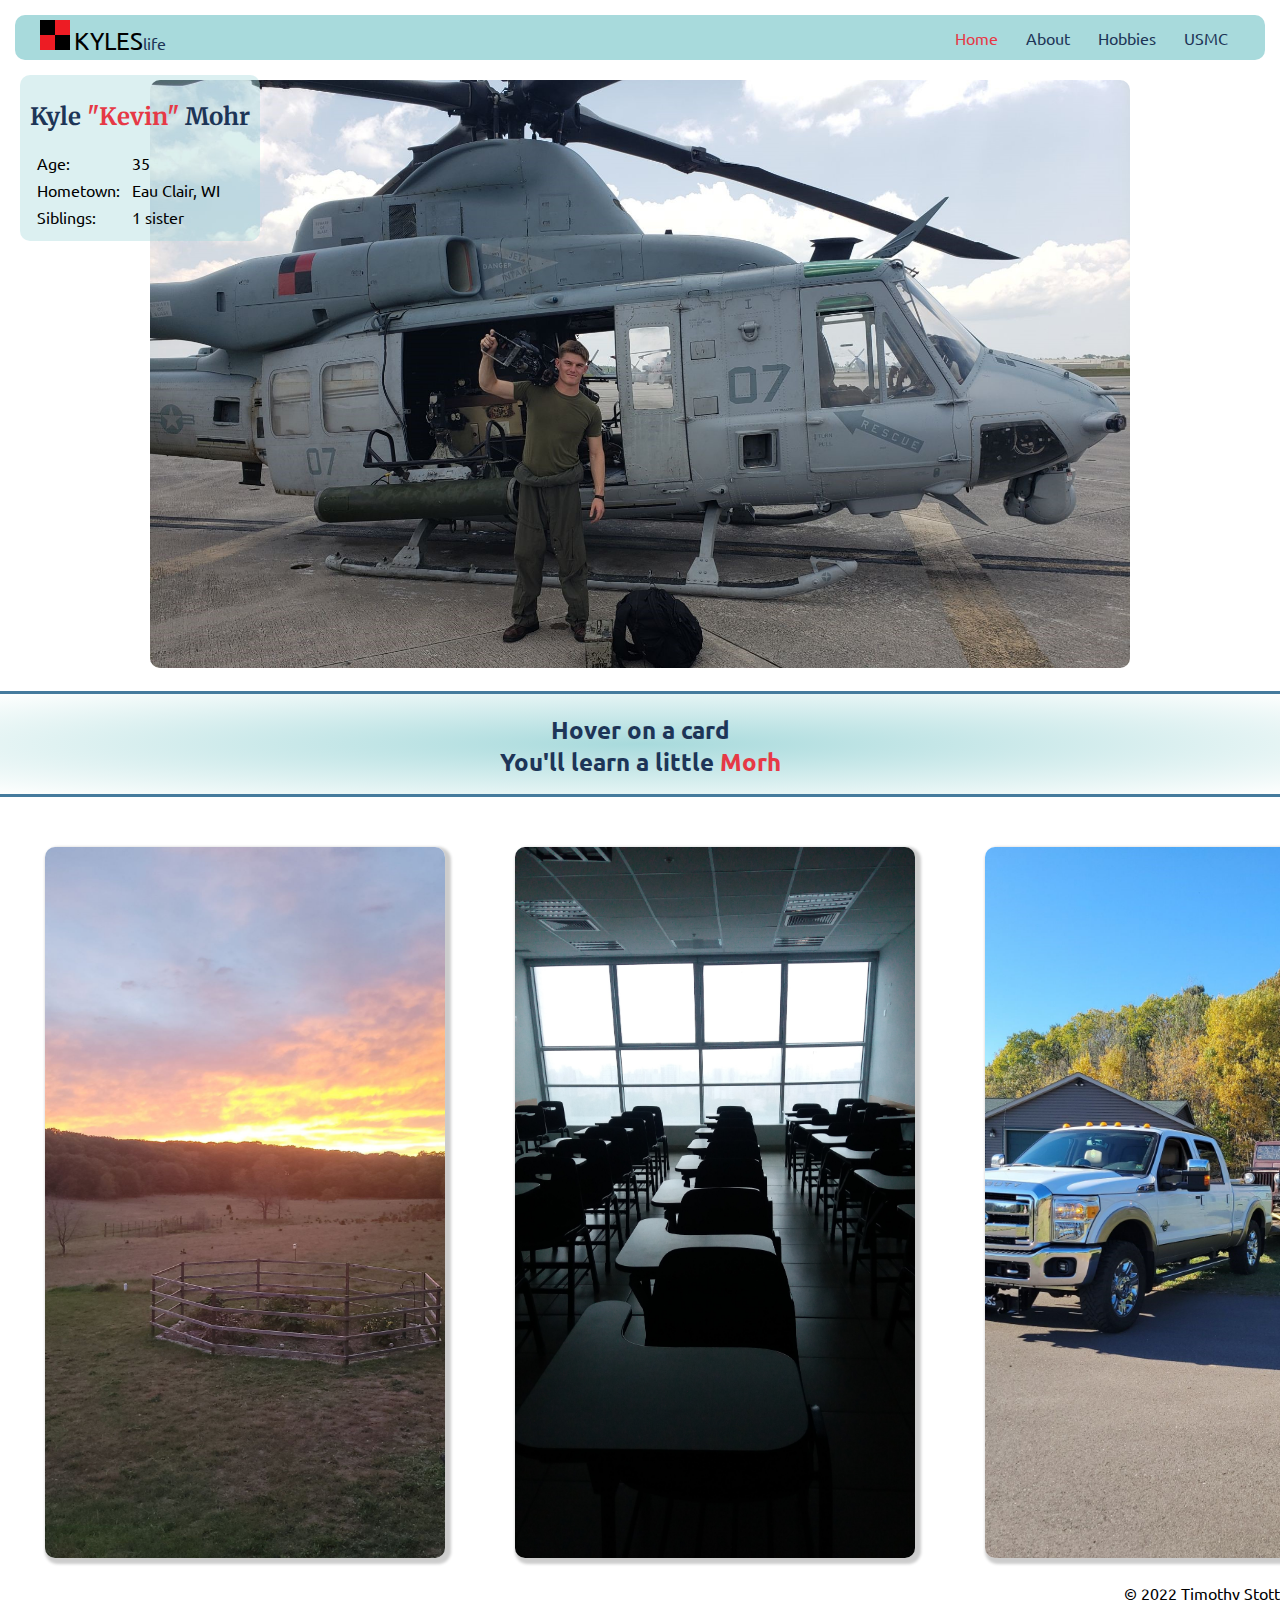
<file: index.html>
<!DOCTYPE html>
<html>

<head>
    <meta charset='utf-8'>
    <title>Kyle's Life</title>
    <link rel='stylesheet' type='text/css' media='screen' href='main.css'>
    <link rel="preconnect" href="https://fonts.googleapis.com">
    <link rel="preconnect" href="https://fonts.gstatic.com" crossorigin>
    <link
        href="https://fonts.googleapis.com/css2?family=Merriweather:wght@300;400;700&family=Ubuntu:wght@300;400;500;700&display=swap"
        rel="stylesheet">

</head>

<body>
    <header>
        <div class="logo">
            <img src="img/icon/hgwt.png" alt="logo">
            <span id="kyle">KYLES</span>life
        </div>
        <nav>
            <div class="navicons">
                <ul>
                    <li><a class="current__page" href="index.html">Home</a></li>
                    <li><a href="about.html">About</a></li>
                    <li><a href="hobbies.html">Hobbies</a></li>
                    <li><a href="usmc.html">USMC</a></li>
                </ul>
            </div>
        </nav>

        </nav>

    </header>

    <div class="title__text">
        <h1>Kyle <span id="kevin">"Kevin"</span> Mohr</h1>
        <table>
            <tr>
                <td>Age: </td>
                <td>35</td>
            </tr>
            <tr>
                <td>Hometown:</td>
                <td>Eau Clair, WI</td>
            </tr>
            <tr>
                <td>Siblings:</td>
                <td>1 sister</td>
            </tr>
        </table>

    </div>
    <div class="home__main--photo">
        <img src="img/portrait-in-front-of-huey.jpg" alt="portrait">
    </div>

    <div class="home__secondary--title">
        <h2>Hover on a card <br />You'll learn a little <span id="kevin">Morh</span></h2>
    </div>

    <div class="home__secondary--photo--container">
        <div class="card">
            <div class="card__inner">
                <div class="card__inner--front">
                    <img src="img/home.jpg" alt="photo of home">
                </div>
                <div class="card__back">
                    <h1 class="card-title">The Home</h1>
                    <p class="card-text">
                        Kyle's grandparents have lived in Eau Claire since the mid 60' where they run a local business.
                        In the early 70's they bought the farm as to use as hobby farm and they have lived there ever
                        since. Ever since he can remember Kyle has considered this home.
                    </p>
                </div>
            </div>
        </div>

        <div class="card">
            <div class="card__inner">
                <div class="card__inner--front">

                    <img src="img/ruben-rodriguez-school.jpg" alt="classroom photo">

                </div>
                <div class="card__back">
                    <h1 class="card-title">The School</h1>
                    <p class="card-text">
                        Kyle attends Southern Utah University, in Cedar City Utah. He has finished one year of the 3
                        year program and he plans on finishing with his private pilot's license including the
                        instrumental rating, his commerical license, and his certified flight instructor license. He
                        doesn't mind exactly where he ends up flying, but he is currently interested in Fedex, UPS, and
                        Delta Airlines.
                    </p>
                </div>
            </div>
        </div>

        <div class="card">
            <div class="card__inner">
                <div class="card__inner--front">
                    <img src="img/trucks.jpg" alt="truck and jeep">
                </div>
                <div class="card__back">
                    <h1 class="card-title">The Jeep</h1>
                    <p class="card-text">
                        Kyle is restoring a 1953 Willys CJ that he received from his grandfather. The Jeep was a farm
                        vehicle used for the last 50 years on his grandparents farm. The past two years have seen a lot
                        of restoration.
                    </p>
                </div>
            </div>
        </div>

    </div>


    <footer class="fixed-footer">
        &copy; 2022
        Timothy Stott
    </footer>

</body>

</html>
</file>
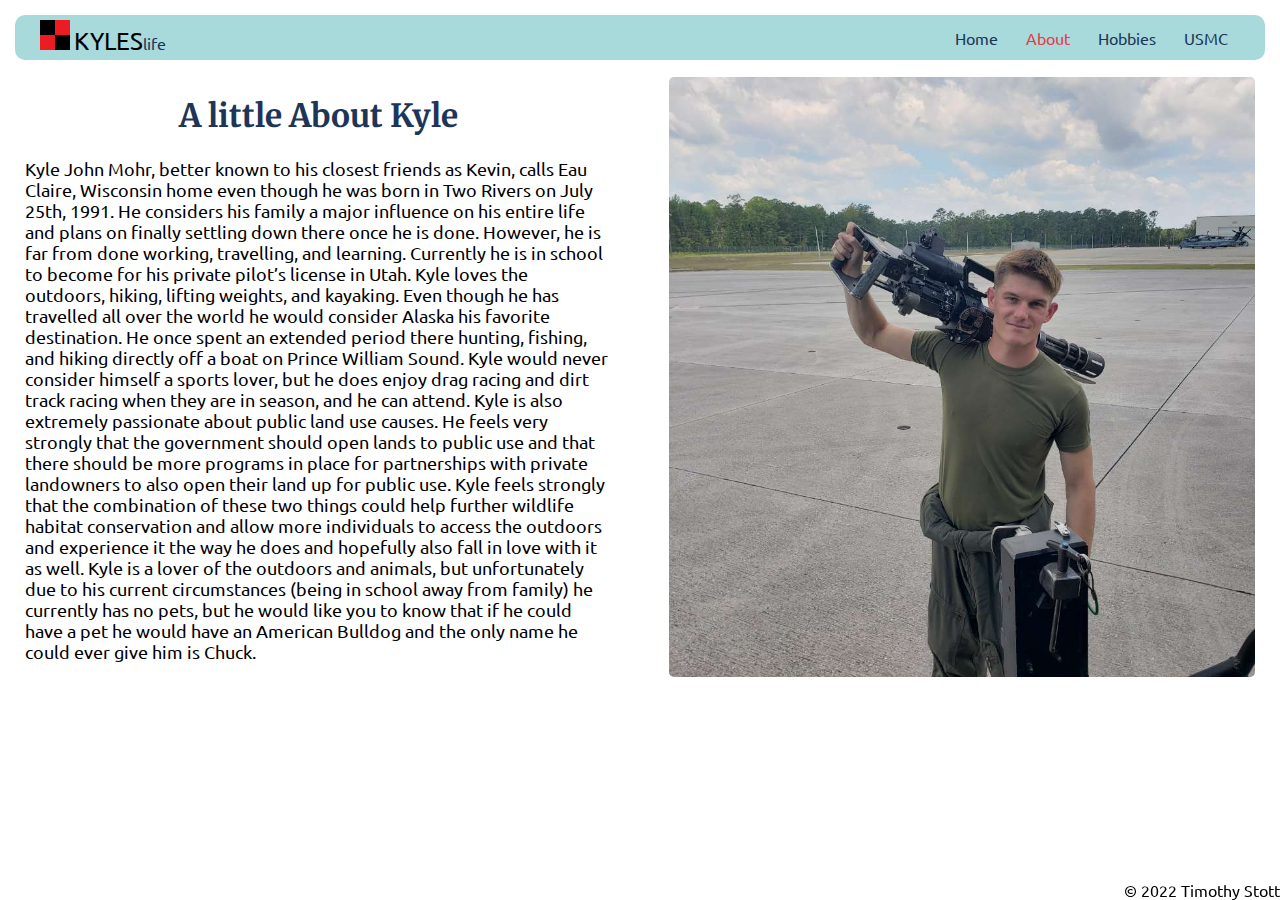
<file: about.html>
<!DOCTYPE html>
<html>

<head>
    <meta charset='utf-8'>
    <title>Who is Kyle?</title>
    <link rel='stylesheet' type='text/css' media='screen' href='main.css'>
    <link rel="preconnect" href="https://fonts.googleapis.com">
    <link rel="preconnect" href="https://fonts.gstatic.com" crossorigin>
    <link
        href="https://fonts.googleapis.com/css2?family=Merriweather:wght@300;400;700&family=Ubuntu:wght@300;400;500;700&display=swap"
        rel="stylesheet">

</head>

<body>
    <header>
        <div class="logo">
            <img src="img/icon/hgwt.png" alt="logo">
            <span id="kyle">KYLES</span>life
        </div>
        <nav>
            <div class="navicons">
                <ul>
                    <li><a href="index.html">Home</a></li>
                    <li><a class="current__page" href="about.html">About</a></li>
                    <li><a href="hobbies.html">Hobbies</a></li>
                    <li><a href="usmc.html">USMC</a></li>
                </ul>
            </div>
        </nav>
    </header>
    <div class="about__wrapper">
        <div class="about__text">
            <h1>A little About Kyle</h1>
            <p>Kyle John Mohr, better known to his closest friends as Kevin, calls Eau Claire, Wisconsin home even
                though he was born in Two Rivers on July 25th, 1991. He considers his family a major influence on his
                entire life and plans on finally settling down there once he is done. However, he is far from done
                working, travelling, and learning. Currently he is in school to become for his private pilot’s license
                in Utah. Kyle loves the outdoors, hiking, lifting weights, and kayaking. Even though he has travelled
                all over the world he would consider Alaska his favorite destination. He once spent an extended period
                there hunting, fishing, and hiking directly off a boat on Prince William Sound. Kyle would never
                consider himself a sports lover, but he does enjoy drag racing and dirt track racing when they are in
                season, and he can attend. Kyle is also extremely passionate about public land use causes. He feels very
                strongly that the government should open lands to public use and that there should be more programs in
                place for partnerships with private landowners to also open their land up for public use. Kyle feels
                strongly that the combination of these two things could help further wildlife habitat conservation and
                allow more individuals to access the outdoors and experience it the way he does and hopefully also fall
                in love with it as well. Kyle is a lover of the outdoors and animals, but unfortunately due to his
                current circumstances (being in school away from family) he currently has no pets, but he would like you
                to know that if he could have a pet he would have an American Bulldog and the only name he could ever
                give him is Chuck. </p>
        </div>
        <div class="about__photo">

        </div>
    </div>

    <footer >
        &copy; 2022
        Timothy Stott
    </footer>
</body>

</html>
</file>
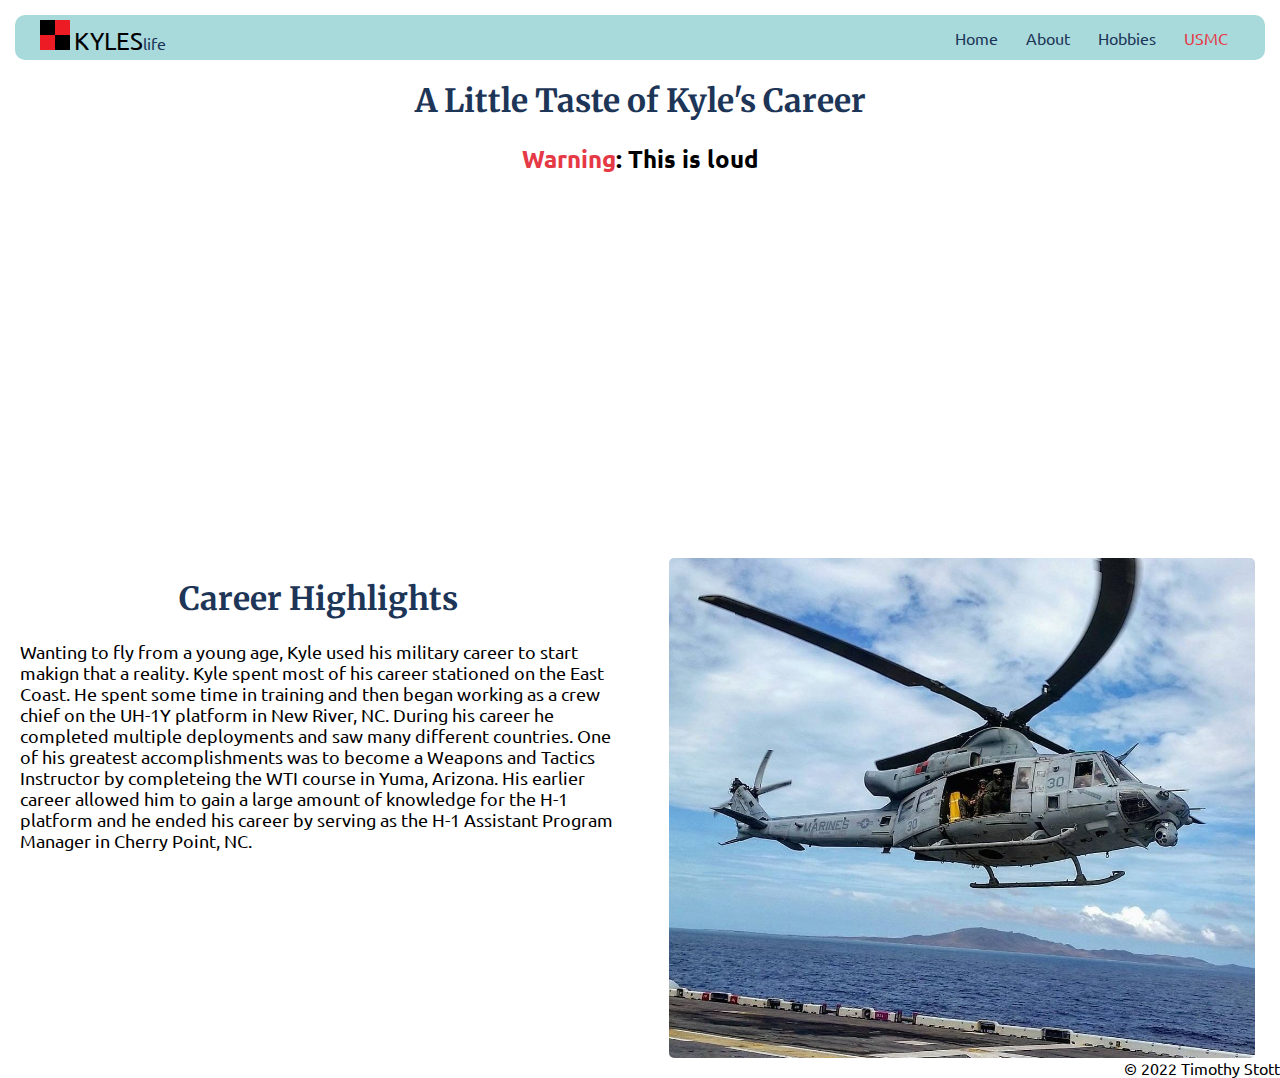
<file: usmc.html>
<!DOCTYPE html>
<html>

<head>
    <meta charset='utf-8'>
    <title>Marine Corps Career</title>
    <link rel='stylesheet' type='text/css' media='screen' href='main.css'>
    <link rel="preconnect" href="https://fonts.googleapis.com">
    <link rel="preconnect" href="https://fonts.gstatic.com" crossorigin>
    <link
        href="https://fonts.googleapis.com/css2?family=Merriweather:wght@300;400;700&family=Ubuntu:wght@300;400;500;700&display=swap"
        rel="stylesheet">

</head>

<body>
    <header>
        <div class="logo">
            <img src="img/icon/hgwt.png" alt="logo">
            <span id="kyle">KYLES</span>life
        </div>
        <nav>
            <div class="navicons">
                <ul>
                    <li><a href="index.html">Home</a></li>
                    <li><a href="about.html">About</a></li>
                    <li><a href="hobbies.html">Hobbies</a></li>
                    <li><a class="current__page" href="usmc.html">USMC</a></li>
                </ul>
            </div>
        </nav>
    </header>


    <div class="vid">
        <h1>A Little Taste of Kyle's Career</h1>
        <h2><span id="warning">Warning</span>: This is loud</h2>
        </br>
        <iframe width="560" height="315" src="https://www.youtube.com/embed/6KXCzN34uI4?controls=0"
            title="YouTube video player" frameborder="0"
            allow="accelerometer; autoplay; clipboard-write; encrypted-media; gyroscope; picture-in-picture"
            allowfullscreen></iframe>
    </div>


    <div class="usmc__main--wrapper">
        <div class="usmc__text">
            <h1>Career Highlights</h1>
            <p>Wanting to fly from a young age, Kyle used his military career to start makign that a reality. Kyle spent
                most of his career stationed on the East Coast. He spent some time in training and then began working as
                a crew chief on the UH-1Y platform in New River, NC. During his career he completed multiple deployments
                and saw many different countries. One of his greatest accomplishments was to become a Weapons and
                Tactics Instructor by completeing the WTI course in Yuma, Arizona. His earlier career allowed him to
                gain a large amount of knowledge for the H-1 platform and he ended his career by serving as the H-1
                Assistant Program Manager in Cherry Point, NC. </p>
        </div>
        <div class="usmc__photo">
        </div>
    </div>


    <footer class="fixed-footer">
        &copy; 2022
        Timothy Stott
    </footer>
</body>

</html>
</file>
<file: main.css>
/* Variables */
:root {
    --red: #E63946;
    --white: #fefffe;
    --lightBlue: #a8dadc;
    --blue: rgb(69, 123, 157);
    --darkBlue: #1D3557;
    --h1fontsize: 2em;
}

body {
    box-sizing: border-box;
    font-family: 'Ubuntu', sans-serif;
    margin: 0;
}

h1 {
    color: var(--darkBlue);
    text-align: center;
    font-family: 'Merriweather', serif;
    font-size: var(--h1fontsize);
}


p {
    color: #000;
    font-size: 1.1em;
}

.title__text {
    font-size: 1em;
    color: #000;
    padding: 10px 10px;
    margin-left: 5px;
    text-align: center;
    background-color: rgba(168, 218, 220, 0.4);
    position: absolute;
}

.title__text h1 {
    font-size: 1.5em;
}

.title__text td {
    text-align: center;
}

#kevin,
#warning {
    color: var(--red);
}


header {
    display: flex;
    align-items: center;
    justify-content: space-between;
    height: 45px;
    background-color: var(--lightBlue);
    padding: 0 25px;
    border-radius: 10px;
    margin: 15px;
    text-align: center;

}

header,
nav,
nav a {
    color: var(--darkBlue);
    text-decoration: none;
}

#kyle {
    color: #000;
    font-size: 24px;
}


.title__text {
    margin-left: 20px;
    border-radius: 10px;
}

.title__text tr {
    height: 25px;
}

.title__text td {
    text-align: left;
    padding: 0 5px;
}

.navicons ul {
    list-style: none;
}

.navicons li {
    display: inline;
    padding: 12px;
    position: relative;
}


.navicons a:hover {
    color: var(--red);
    transition: color 200ms ease-in-out;
}

.current__page {
    color: var(--red);
}

.home__page--title {
    margin: 20px 0;
    text-align: center;
    height: 50px;
    width: 100%;
    background-color: rgb(233, 232, 232);
}

.home__main--photo {
    margin: 20px 0 20px 0;
    text-align: center;
    width: auto;
}

.home__main--photo img {
    max-width: 980px;
    border-radius: 10px;
    width: auto;
}

.home__secondary--title {
    background: radial-gradient(var(--lightBlue), var(--white));
    text-align: center;
    color: var(--darkBlue);
    width: 100%;
    height: 100px;
    margin-bottom: 25px;
    border-top: 3px solid var(--blue);
    border-bottom: 3px solid var(--blue);

}

.home__secondary--photo--container {
    display: grid;
    grid-template-columns: auto auto auto;

}


.card-title {
    color: var(--white)
}

.card-text,
.hobbies-text {
    padding: 0 10px;
    line-height: 1.5em;
}

.card {
    position: relative;
    text-align: center;
    margin-left: 20px;
    padding: 25px;
    width: 400px;
    height: 711.111px;
    background-color: transparent;
    perspective: 1000px;
}

.card__inner {
    position: relative;
    width: 100%;
    height: 100%;
    text-align: center;
    transition: .8s;
    transform-style: preserve-3d;
}

.card:hover .card__inner {
    transform: rotateY(180deg);

}

.card__inner--front,
.card__back {
    position: absolute;
    width: 100%;
    height: 100%;
    -webkit-backface-visibility: hidden;
    backface-visibility: hidden;
}



.card__back {
    background-color: var(--blue);
    color: var(--white);
    transform: rotateY(180deg);
    box-shadow: 6px 6px 6px 6px rgba(0, 0, 0, 0.2);
    border-radius: 10px;
}


.card img {
    aspect-ratio: 9/16;
    width: 400px;
    border-radius: 10px;
    box-shadow: 3px 3px 3px 3px rgba(0, 0, 0, 0.2);
}

.about__wrapper {
    display: grid;
    align-items: center;
    gap: .5em;
    grid-template-columns: repeat(auto-fit, minmax(400px, 1fr));
    grid-template-rows: repeat(auto-fit, minmax(400px, 1fr))
}

.about__text {
    padding: 0 25px;

}

.about__photo {
    background-image: url(img/portrait.jpg);
    background-position: center;
    background-size: cover;
    min-height: 600px;
    margin: 0 25px;
    border-radius: 5px;

}


.vid {
    text-align: center;
    width: auto;
    height: auto;
    margin-bottom: 25px;



}

.usmc__main--wrapper {
    display: grid;
    gap: .5em;
    grid-template-columns: repeat(auto-fit, minmax(240px, 1fr));
}

.usmc__text {
    height: 500px;
    padding: 0 20px;
}

.usmc__photo {
    min-height: 500px;
    background-image: url(img/huey-on-boat.jpg);
    background-position: center;
    background-size: cover;
    margin: 0 25px;
    border-radius: 5px;
}



.hobbies__photos {
    display: grid;
    grid-template-columns: repeat(auto-fit, minmax(200px, 1fr));
    grid-template-rows: repeat(auto-fit, minmax(900px, 1fr));
}

.hobbies__photos--rightText {
    font-family: 'Merriweather', serif;
    font-size: 100px;
    text-align: right;
    padding: 0 15px;
}

.hobbies__photos--rightText p {
    font-family: 'Ubuntu', sans-serif;
    font-size: 16px;
}


.hobbies__sub--text {
    margin: 25px 100px;
}

.hobbies__photo--img1,
.hobbies__photo--img2,
.hobbies__photo--img3 {
    background-color: var(--red);
    background-blend-mode: darken;
    background-image: url(img/bexar-arms-guns.jpg);
    background-repeat: no-repeat;
    background-position: center;
    max-height: 900px;
}

.hobbies__photo--img2 {
    background-image: url(img/philip-myrtorp-flight-resize.jpg);

}

.hobbies__photo--img3 {

    background-image: url(img/greg-rosenke-weights.jpg);
    background-repeat: no-repeat;
}

.hobbies__photo--img1:hover,
.hobbies__photo--img2:hover,
.hobbies__photo--img3:hover {
    background-blend-mode: normal;

}

footer {
    text-align: right;
    position: fixed;
    bottom: 0;
    width: 100%;
}

.fixed-footer{
    position: relative;
}
</file>
